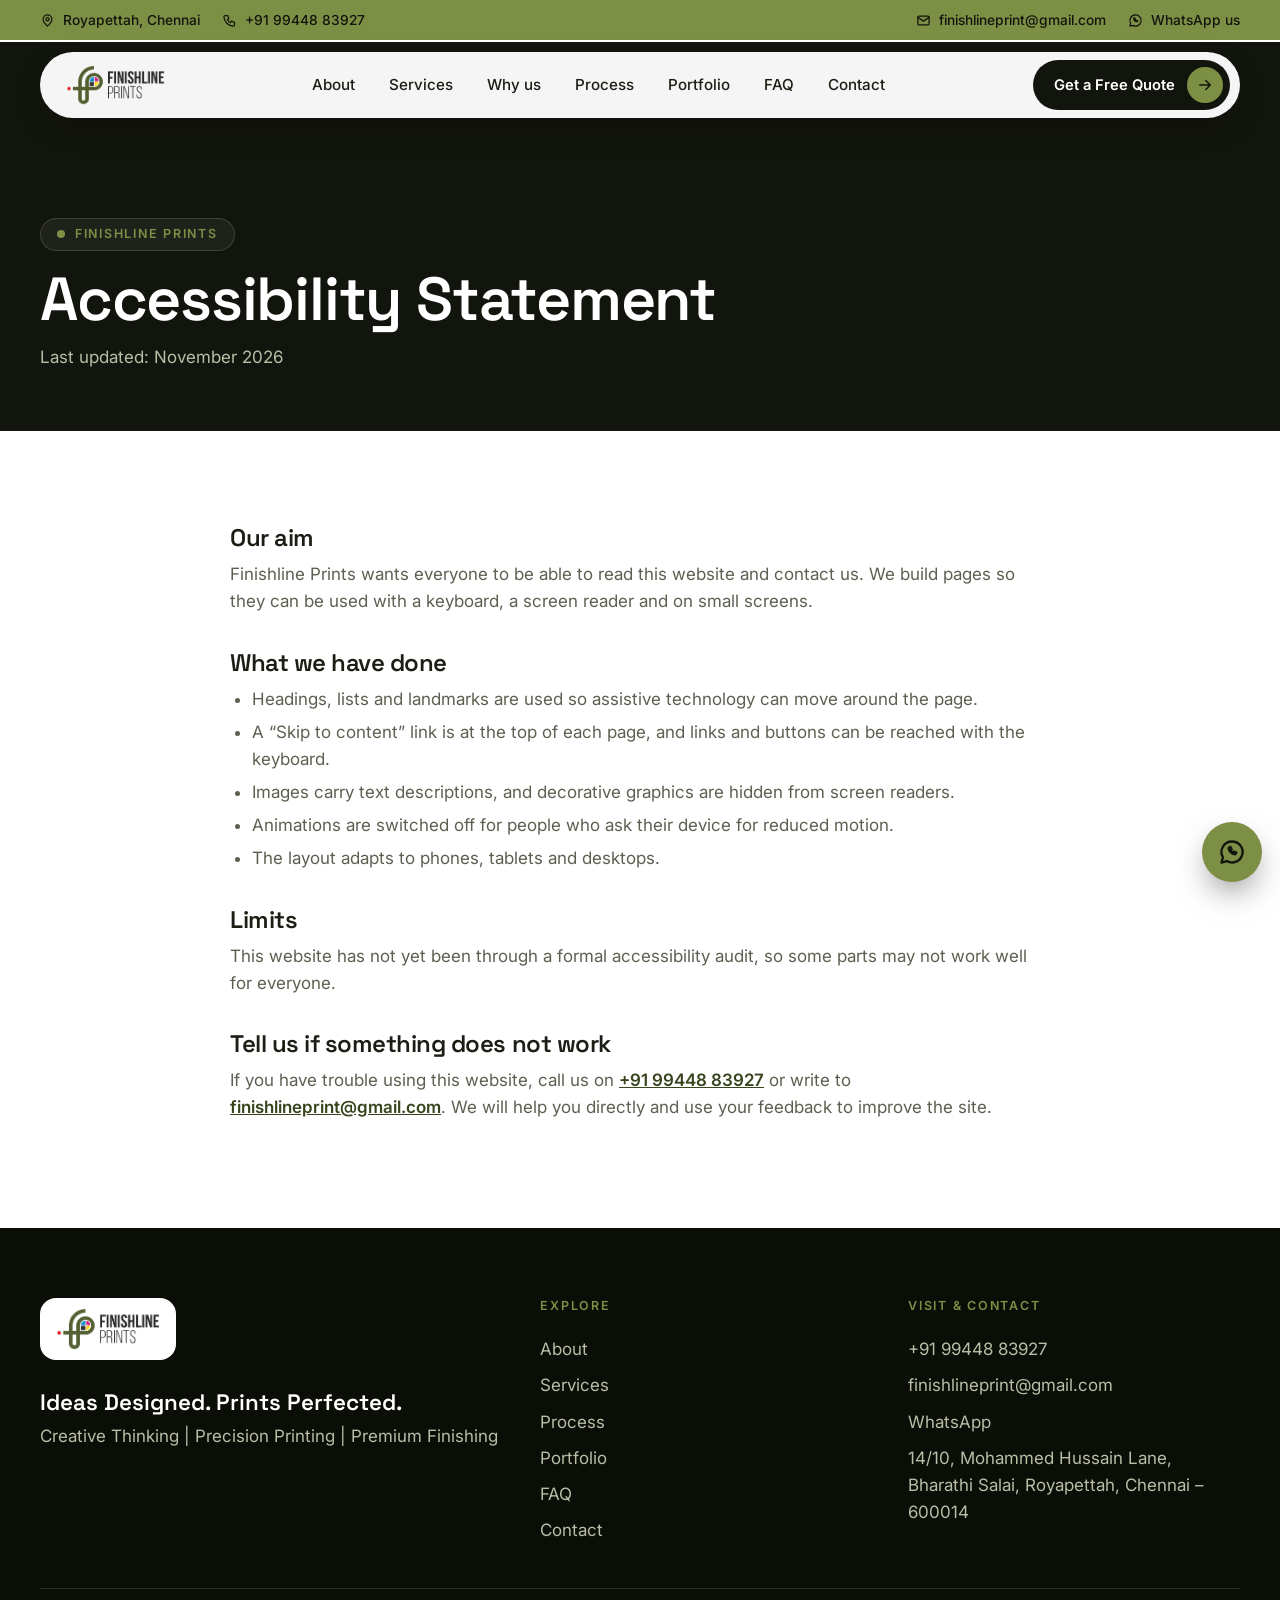
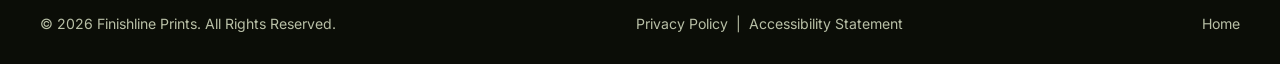
<file: accessibility.html>
<!doctype html>
<html lang="en">
<head>
<meta charset="utf-8">
<meta name="viewport" content="width=device-width, initial-scale=1, viewport-fit=cover">
<title>Accessibility Statement | Finishline Prints</title>
<!-- DRAFT BUILD: remove the noindex line below ONLY when the owner approves launch. -->
<meta name="robots" content="noindex, nofollow">
<meta name="theme-color" content="#12150d">
<link rel="icon" href="/assets/brand/favicon.png" type="image/png">
<link rel="apple-touch-icon" href="/assets/brand/apple-touch-icon.png">
<link rel="preconnect" href="https://fonts.googleapis.com">
<link rel="preconnect" href="https://fonts.gstatic.com" crossorigin>
<link href="https://fonts.googleapis.com/css2?family=Inter:wght@400;500;600&family=Space+Grotesk:wght@500;600;700&display=swap" rel="stylesheet">
<link rel="stylesheet" href="/assets/css/brand.css?v=4">
<link rel="stylesheet" href="/assets/css/studio.css?v=4">
<script>document.documentElement.classList.add('js')</script>
</head>
<body>
<a class="skip" href="#main">Skip to content</a>
<svg width="0" height="0" style="position:absolute" aria-hidden="true" focusable="false"><defs>
<symbol id="i-arrow" viewBox="0 0 24 24"><path d="M5 12h14M13 6l6 6-6 6"/></symbol>
<symbol id="i-check" viewBox="0 0 24 24"><path d="M5 13l4 4L19 7"/></symbol>
<symbol id="i-camera" viewBox="0 0 24 24"><path d="M4 8h3l2-3h6l2 3h3v11H4z"/><circle cx="12" cy="13" r="3.5"/></symbol>
<symbol id="i-pen" viewBox="0 0 24 24"><path d="M4 20l1-5L16 4l4 4L9 19z"/><path d="M14 6l4 4"/></symbol>
<symbol id="i-print" viewBox="0 0 24 24"><path d="M7 9V4h10v5"/><rect x="4" y="9" width="16" height="8" rx="2"/><path d="M7 14h10v6H7z"/></symbol>
<symbol id="i-frame" viewBox="0 0 24 24"><rect x="3" y="4" width="18" height="12" rx="1.5"/><path d="M8 20l4-4 4 4M12 16v4"/></symbol>
<symbol id="i-target" viewBox="0 0 24 24"><circle cx="12" cy="12" r="7"/><path d="M12 2v6M12 16v6M2 12h6M16 12h6"/></symbol>
<symbol id="i-layers" viewBox="0 0 24 24"><path d="M12 3l9 5-9 5-9-5z"/><path d="M3 13l9 5 9-5"/></symbol>
<symbol id="i-phone" viewBox="0 0 24 24"><path d="M5 4h4l2 5-2.5 1.5a11 11 0 0 0 5 5L15 13l5 2v4a2 2 0 0 1-2 2A16 16 0 0 1 3 6a2 2 0 0 1 2-2z"/></symbol>
<symbol id="i-mail" viewBox="0 0 24 24"><rect x="3" y="5" width="18" height="14" rx="2"/><path d="M3 7l9 6 9-6"/></symbol>
<symbol id="i-wa" viewBox="0 0 24 24"><path d="M12 3a9 9 0 0 0-7.8 13.5L3 21l4.6-1.2A9 9 0 1 0 12 3z"/><path d="M9 8.5c.3 2.6 2.9 5.2 5.5 5.5l1.3-1.3-2-1-.9.8a4 4 0 0 1-2-2l.8-.9-1-2z"/></symbol>
<symbol id="i-pin" viewBox="0 0 24 24"><path d="M12 21s7-6.2 7-11a7 7 0 0 0-14 0c0 4.8 7 11 7 11z"/><circle cx="12" cy="10" r="2.5"/></symbol>
<symbol id="i-quote" viewBox="0 0 24 24"><path d="M4 18v-5a6 6 0 0 1 6-6M14 18v-5a6 6 0 0 1 6-6"/></symbol>
<symbol id="i-spark" viewBox="0 0 24 24"><path d="M12 3v18M4.2 7.5l15.6 9M4.2 16.5l15.6-9"/></symbol>
<symbol id="i-reg" viewBox="0 0 100 100"><circle cx="50" cy="50" r="30"/><circle cx="50" cy="50" r="12"/><path d="M50 4v30M50 66v30M4 50h30M66 50h30"/></symbol>
</defs></svg>
<div class="topbar"><div class="container">
<div class="topbar__l"><a href="https://www.google.com/maps/search/?api=1&amp;query=14%2F10+Mohammed+Hussain+Lane+Bharathi+Salai+Royapettah+Chennai+600014" target="_blank" rel="noopener"><svg class="ic" aria-hidden="true"><use href="#i-pin"/></svg> Royapettah, Chennai</a><a href="tel:+919944883927"><svg class="ic" aria-hidden="true"><use href="#i-phone"/></svg> +91 99448 83927</a></div>
<div class="topbar__r"><a href="mailto:finishlineprint@gmail.com"><svg class="ic" aria-hidden="true"><use href="#i-mail"/></svg> finishlineprint@gmail.com</a><a href="https://wa.me/919944883927?text=Hi%20Finishline%20Prints%2C%20I%27d%20like%20to%20discuss%20a%20print%20project." target="_blank" rel="noopener"><svg class="ic" aria-hidden="true"><use href="#i-wa"/></svg> WhatsApp us</a></div>
</div></div>
<header class="nav" id="top"><div class="nav__pill">
<a href="/" class="nav__logo" aria-label="Finishline Prints home"><img src="/assets/brand/logo.png" alt="Finishline Prints" width="99" height="40"></a>
<nav class="nav__links" aria-label="Primary">
<a href="/#about">About</a><a href="/#services">Services</a><a href="/#why">Why us</a><a href="/#process">Process</a><a href="/#portfolio">Portfolio</a><a href="/#faq">FAQ</a><a href="/#contact">Contact</a>
</nav>
<div class="nav__right">
<a href="/#contact" class="btn btn--dark btn--sm">Get a Free Quote <span class="arr"><svg class="ic" aria-hidden="true"><use href="#i-arrow"/></svg></span></a>
<button class="nav__burger" aria-label="Open menu" aria-expanded="false" aria-controls="menu"><span></span><span></span></button>
</div>
</div></header>
<div class="menu" id="menu" hidden>
<nav aria-label="Mobile">
<a href="/#about"><small>01</small>About</a><a href="/#services"><small>02</small>Services</a><a href="/#why"><small>03</small>Why us</a><a href="/#process"><small>04</small>Process</a><a href="/#portfolio"><small>05</small>Portfolio</a><a href="/#faq"><small>06</small>FAQ</a><a href="/#contact"><small>07</small>Contact</a>
</nav>
<div class="menu__foot"><a href="mailto:finishlineprint@gmail.com">finishlineprint@gmail.com</a><a href="tel:+919944883927">+91 99448 83927</a></div>
</div>

<main id="main">
<section class="page-hero"><div class="container"><p class="eyebrow"><i></i> Finishline Prints</p><h1 style="margin-top:16px">Accessibility Statement</h1><p>Last updated: November 2026</p></div></section>
<div class="legal">

    <h2>Our aim</h2>
    <p>Finishline Prints wants everyone to be able to read this website and contact us. We build pages so they can be used with a keyboard, a screen reader and on small screens.</p>

    <h2>What we have done</h2>
    <ul>
      <li>Headings, lists and landmarks are used so assistive technology can move around the page.</li>
      <li>A “Skip to content” link is at the top of each page, and links and buttons can be reached with the keyboard.</li>
      <li>Images carry text descriptions, and decorative graphics are hidden from screen readers.</li>
      <li>Animations are switched off for people who ask their device for reduced motion.</li>
      <li>The layout adapts to phones, tablets and desktops.</li>
    </ul>

    <h2>Limits</h2>
    <p>This website has not yet been through a formal accessibility audit, so some parts may not work well for everyone.</p>

    <h2>Tell us if something does not work</h2>
    <p>If you have trouble using this website, call us on <a href="tel:+919944883927">+91 99448 83927</a> or write to <a href="mailto:finishlineprint@gmail.com">finishlineprint@gmail.com</a>. We will help you directly and use your feedback to improve the site.</p>
  </div>
</main>
<footer class="footer"><div class="container">
<div class="footer__top">
<div class="footer__brand">
<a class="footer__logo" href="/" aria-label="Finishline Prints home"><img src="/assets/brand/logo.png" alt="Finishline Prints" width="104" height="42"></a>
<p class="footer__tag">Ideas Designed. Prints Perfected.</p>
<p>Creative Thinking | Precision Printing | Premium Finishing</p>
</div>
<nav class="footer__col" aria-label="Footer"><h4>Explore</h4>
<a href="/#about">About</a><a href="/#services">Services</a><a href="/#process">Process</a><a href="/#portfolio">Portfolio</a><a href="/#faq">FAQ</a><a href="/#contact">Contact</a></nav>
<div class="footer__col"><h4>Visit &amp; contact</h4>
<a href="tel:+919944883927">+91 99448 83927</a>
<a href="mailto:finishlineprint@gmail.com">finishlineprint@gmail.com</a>
<a href="https://wa.me/919944883927?text=Hi%20Finishline%20Prints%2C%20I%27d%20like%20to%20discuss%20a%20print%20project." target="_blank" rel="noopener">WhatsApp</a>
<span>14/10, Mohammed Hussain Lane, Bharathi Salai, Royapettah, Chennai – 600014</span></div>
</div>
<div class="footer__bottom">
<span>© <span data-year>2026</span> Finishline Prints. All Rights Reserved.</span>
<span><a href="/privacy.html">Privacy Policy</a> &nbsp;|&nbsp; <a href="/accessibility.html">Accessibility Statement</a></span>
<a href="/">Home</a>
</div></div></footer>
<a class="fab" href="https://wa.me/919944883927?text=Hi%20Finishline%20Prints%2C%20I%27d%20like%20to%20discuss%20a%20print%20project." target="_blank" rel="noopener" aria-label="Chat with Finishline Prints on WhatsApp"><svg class="ic" aria-hidden="true"><use href="#i-wa"/></svg></a>
<script src="/assets/js/studio.js?v=4" defer></script>
</body>
</html>
</file>
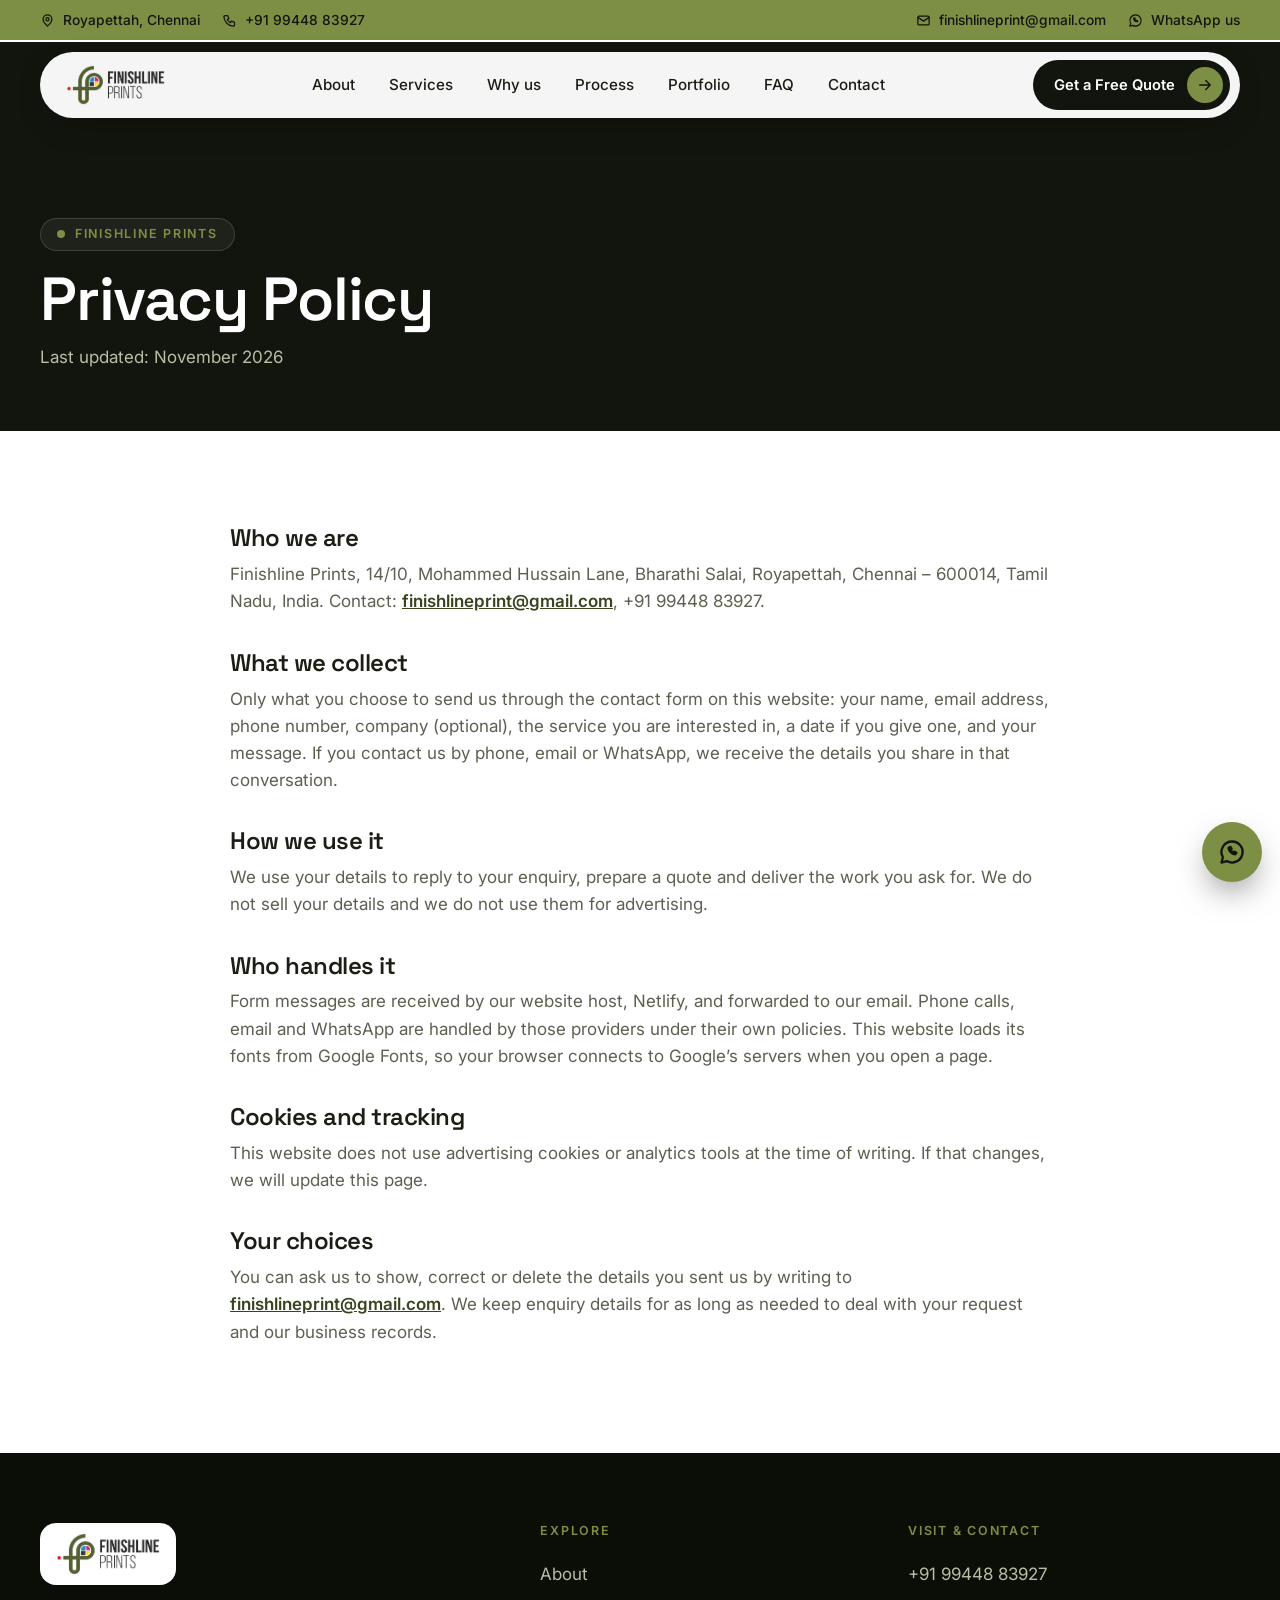
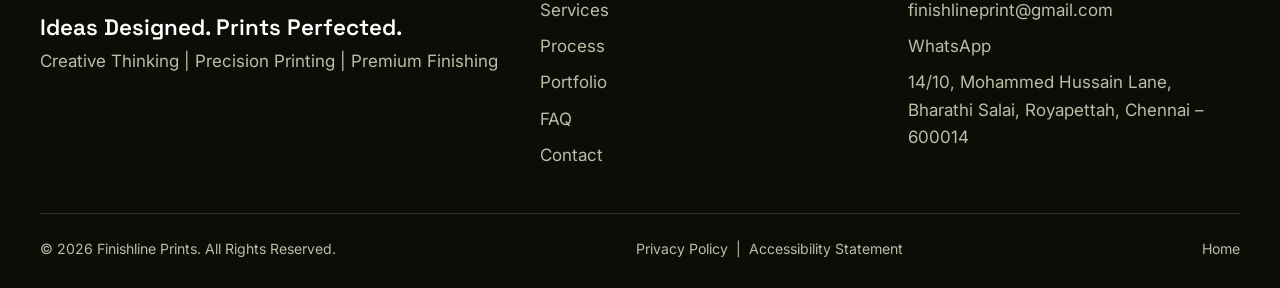
<file: privacy.html>
<!doctype html>
<html lang="en">
<head>
<meta charset="utf-8">
<meta name="viewport" content="width=device-width, initial-scale=1, viewport-fit=cover">
<title>Privacy Policy | Finishline Prints</title>
<!-- DRAFT BUILD: remove the noindex line below ONLY when the owner approves launch. -->
<meta name="robots" content="noindex, nofollow">
<meta name="theme-color" content="#12150d">
<link rel="icon" href="/assets/brand/favicon.png" type="image/png">
<link rel="apple-touch-icon" href="/assets/brand/apple-touch-icon.png">
<link rel="preconnect" href="https://fonts.googleapis.com">
<link rel="preconnect" href="https://fonts.gstatic.com" crossorigin>
<link href="https://fonts.googleapis.com/css2?family=Inter:wght@400;500;600&family=Space+Grotesk:wght@500;600;700&display=swap" rel="stylesheet">
<link rel="stylesheet" href="/assets/css/brand.css?v=4">
<link rel="stylesheet" href="/assets/css/studio.css?v=4">
<script>document.documentElement.classList.add('js')</script>
</head>
<body>
<a class="skip" href="#main">Skip to content</a>
<svg width="0" height="0" style="position:absolute" aria-hidden="true" focusable="false"><defs>
<symbol id="i-arrow" viewBox="0 0 24 24"><path d="M5 12h14M13 6l6 6-6 6"/></symbol>
<symbol id="i-check" viewBox="0 0 24 24"><path d="M5 13l4 4L19 7"/></symbol>
<symbol id="i-camera" viewBox="0 0 24 24"><path d="M4 8h3l2-3h6l2 3h3v11H4z"/><circle cx="12" cy="13" r="3.5"/></symbol>
<symbol id="i-pen" viewBox="0 0 24 24"><path d="M4 20l1-5L16 4l4 4L9 19z"/><path d="M14 6l4 4"/></symbol>
<symbol id="i-print" viewBox="0 0 24 24"><path d="M7 9V4h10v5"/><rect x="4" y="9" width="16" height="8" rx="2"/><path d="M7 14h10v6H7z"/></symbol>
<symbol id="i-frame" viewBox="0 0 24 24"><rect x="3" y="4" width="18" height="12" rx="1.5"/><path d="M8 20l4-4 4 4M12 16v4"/></symbol>
<symbol id="i-target" viewBox="0 0 24 24"><circle cx="12" cy="12" r="7"/><path d="M12 2v6M12 16v6M2 12h6M16 12h6"/></symbol>
<symbol id="i-layers" viewBox="0 0 24 24"><path d="M12 3l9 5-9 5-9-5z"/><path d="M3 13l9 5 9-5"/></symbol>
<symbol id="i-phone" viewBox="0 0 24 24"><path d="M5 4h4l2 5-2.5 1.5a11 11 0 0 0 5 5L15 13l5 2v4a2 2 0 0 1-2 2A16 16 0 0 1 3 6a2 2 0 0 1 2-2z"/></symbol>
<symbol id="i-mail" viewBox="0 0 24 24"><rect x="3" y="5" width="18" height="14" rx="2"/><path d="M3 7l9 6 9-6"/></symbol>
<symbol id="i-wa" viewBox="0 0 24 24"><path d="M12 3a9 9 0 0 0-7.8 13.5L3 21l4.6-1.2A9 9 0 1 0 12 3z"/><path d="M9 8.5c.3 2.6 2.9 5.2 5.5 5.5l1.3-1.3-2-1-.9.8a4 4 0 0 1-2-2l.8-.9-1-2z"/></symbol>
<symbol id="i-pin" viewBox="0 0 24 24"><path d="M12 21s7-6.2 7-11a7 7 0 0 0-14 0c0 4.8 7 11 7 11z"/><circle cx="12" cy="10" r="2.5"/></symbol>
<symbol id="i-quote" viewBox="0 0 24 24"><path d="M4 18v-5a6 6 0 0 1 6-6M14 18v-5a6 6 0 0 1 6-6"/></symbol>
<symbol id="i-spark" viewBox="0 0 24 24"><path d="M12 3v18M4.2 7.5l15.6 9M4.2 16.5l15.6-9"/></symbol>
<symbol id="i-reg" viewBox="0 0 100 100"><circle cx="50" cy="50" r="30"/><circle cx="50" cy="50" r="12"/><path d="M50 4v30M50 66v30M4 50h30M66 50h30"/></symbol>
</defs></svg>
<div class="topbar"><div class="container">
<div class="topbar__l"><a href="https://www.google.com/maps/search/?api=1&amp;query=14%2F10+Mohammed+Hussain+Lane+Bharathi+Salai+Royapettah+Chennai+600014" target="_blank" rel="noopener"><svg class="ic" aria-hidden="true"><use href="#i-pin"/></svg> Royapettah, Chennai</a><a href="tel:+919944883927"><svg class="ic" aria-hidden="true"><use href="#i-phone"/></svg> +91 99448 83927</a></div>
<div class="topbar__r"><a href="mailto:finishlineprint@gmail.com"><svg class="ic" aria-hidden="true"><use href="#i-mail"/></svg> finishlineprint@gmail.com</a><a href="https://wa.me/919944883927?text=Hi%20Finishline%20Prints%2C%20I%27d%20like%20to%20discuss%20a%20print%20project." target="_blank" rel="noopener"><svg class="ic" aria-hidden="true"><use href="#i-wa"/></svg> WhatsApp us</a></div>
</div></div>
<header class="nav" id="top"><div class="nav__pill">
<a href="/" class="nav__logo" aria-label="Finishline Prints home"><img src="/assets/brand/logo.png" alt="Finishline Prints" width="99" height="40"></a>
<nav class="nav__links" aria-label="Primary">
<a href="/#about">About</a><a href="/#services">Services</a><a href="/#why">Why us</a><a href="/#process">Process</a><a href="/#portfolio">Portfolio</a><a href="/#faq">FAQ</a><a href="/#contact">Contact</a>
</nav>
<div class="nav__right">
<a href="/#contact" class="btn btn--dark btn--sm">Get a Free Quote <span class="arr"><svg class="ic" aria-hidden="true"><use href="#i-arrow"/></svg></span></a>
<button class="nav__burger" aria-label="Open menu" aria-expanded="false" aria-controls="menu"><span></span><span></span></button>
</div>
</div></header>
<div class="menu" id="menu" hidden>
<nav aria-label="Mobile">
<a href="/#about"><small>01</small>About</a><a href="/#services"><small>02</small>Services</a><a href="/#why"><small>03</small>Why us</a><a href="/#process"><small>04</small>Process</a><a href="/#portfolio"><small>05</small>Portfolio</a><a href="/#faq"><small>06</small>FAQ</a><a href="/#contact"><small>07</small>Contact</a>
</nav>
<div class="menu__foot"><a href="mailto:finishlineprint@gmail.com">finishlineprint@gmail.com</a><a href="tel:+919944883927">+91 99448 83927</a></div>
</div>

<main id="main">
<section class="page-hero"><div class="container"><p class="eyebrow"><i></i> Finishline Prints</p><h1 style="margin-top:16px">Privacy Policy</h1><p>Last updated: November 2026</p></div></section>
<div class="legal">

    <h2>Who we are</h2>
    <p>Finishline Prints, 14/10, Mohammed Hussain Lane, Bharathi Salai, Royapettah, Chennai – 600014, Tamil Nadu, India. Contact: <a href="mailto:finishlineprint@gmail.com">finishlineprint@gmail.com</a>, +91 99448 83927.</p>

    <h2>What we collect</h2>
    <p>Only what you choose to send us through the contact form on this website: your name, email address, phone number, company (optional), the service you are interested in, a date if you give one, and your message. If you contact us by phone, email or WhatsApp, we receive the details you share in that conversation.</p>

    <h2>How we use it</h2>
    <p>We use your details to reply to your enquiry, prepare a quote and deliver the work you ask for. We do not sell your details and we do not use them for advertising.</p>

    <h2>Who handles it</h2>
    <p>Form messages are received by our website host, Netlify, and forwarded to our email. Phone calls, email and WhatsApp are handled by those providers under their own policies. This website loads its fonts from Google Fonts, so your browser connects to Google’s servers when you open a page.</p>

    <h2>Cookies and tracking</h2>
    <p>This website does not use advertising cookies or analytics tools at the time of writing. If that changes, we will update this page.</p>

    <h2>Your choices</h2>
    <p>You can ask us to show, correct or delete the details you sent us by writing to <a href="mailto:finishlineprint@gmail.com">finishlineprint@gmail.com</a>. We keep enquiry details for as long as needed to deal with your request and our business records.</p>
  </div>
</main>
<footer class="footer"><div class="container">
<div class="footer__top">
<div class="footer__brand">
<a class="footer__logo" href="/" aria-label="Finishline Prints home"><img src="/assets/brand/logo.png" alt="Finishline Prints" width="104" height="42"></a>
<p class="footer__tag">Ideas Designed. Prints Perfected.</p>
<p>Creative Thinking | Precision Printing | Premium Finishing</p>
</div>
<nav class="footer__col" aria-label="Footer"><h4>Explore</h4>
<a href="/#about">About</a><a href="/#services">Services</a><a href="/#process">Process</a><a href="/#portfolio">Portfolio</a><a href="/#faq">FAQ</a><a href="/#contact">Contact</a></nav>
<div class="footer__col"><h4>Visit &amp; contact</h4>
<a href="tel:+919944883927">+91 99448 83927</a>
<a href="mailto:finishlineprint@gmail.com">finishlineprint@gmail.com</a>
<a href="https://wa.me/919944883927?text=Hi%20Finishline%20Prints%2C%20I%27d%20like%20to%20discuss%20a%20print%20project." target="_blank" rel="noopener">WhatsApp</a>
<span>14/10, Mohammed Hussain Lane, Bharathi Salai, Royapettah, Chennai – 600014</span></div>
</div>
<div class="footer__bottom">
<span>© <span data-year>2026</span> Finishline Prints. All Rights Reserved.</span>
<span><a href="/privacy.html">Privacy Policy</a> &nbsp;|&nbsp; <a href="/accessibility.html">Accessibility Statement</a></span>
<a href="/">Home</a>
</div></div></footer>
<a class="fab" href="https://wa.me/919944883927?text=Hi%20Finishline%20Prints%2C%20I%27d%20like%20to%20discuss%20a%20print%20project." target="_blank" rel="noopener" aria-label="Chat with Finishline Prints on WhatsApp"><svg class="ic" aria-hidden="true"><use href="#i-wa"/></svg></a>
<script src="/assets/js/studio.js?v=4" defer></script>
</body>
</html>
</file>
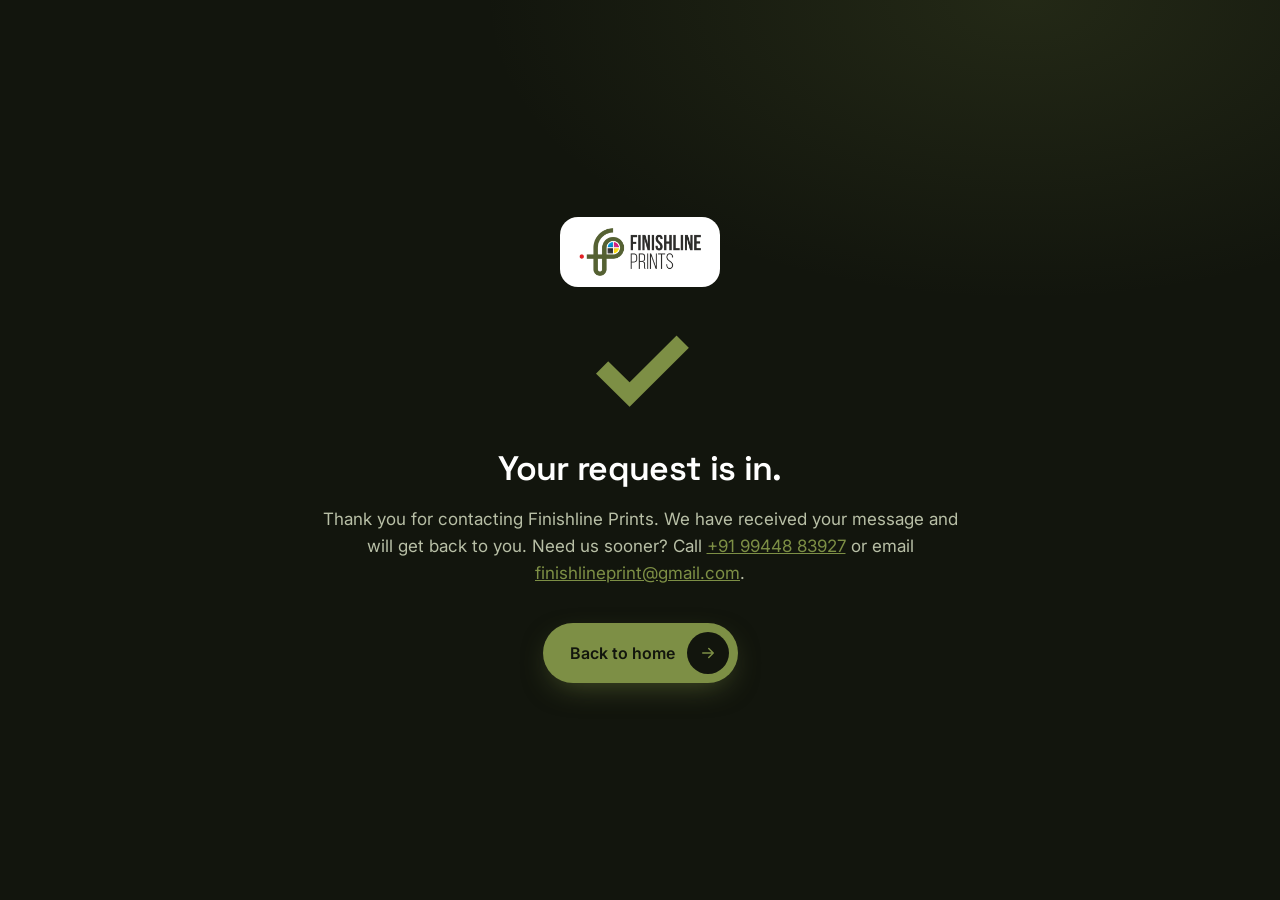
<file: thank-you.html>
<!doctype html>
<html lang="en">
<head>
<meta charset="utf-8">
<meta name="viewport" content="width=device-width, initial-scale=1, viewport-fit=cover">
<title>Thank you | Finishline Prints</title>
<!-- DRAFT BUILD: remove the noindex line below ONLY when the owner approves launch. -->
<meta name="robots" content="noindex, nofollow">
<meta name="theme-color" content="#12150d">
<link rel="icon" href="/assets/brand/favicon.png" type="image/png">
<link rel="apple-touch-icon" href="/assets/brand/apple-touch-icon.png">
<link rel="preconnect" href="https://fonts.googleapis.com">
<link rel="preconnect" href="https://fonts.gstatic.com" crossorigin>
<link href="https://fonts.googleapis.com/css2?family=Inter:wght@400;500;600&family=Space+Grotesk:wght@500;600;700&display=swap" rel="stylesheet">
<link rel="stylesheet" href="/assets/css/brand.css?v=4">
<link rel="stylesheet" href="/assets/css/studio.css?v=4">
<script>document.documentElement.classList.add('js')</script>
</head>
<body>
<main class="solo" id="main"><div class="solo__in">
<a class="solo__logo" href="/" aria-label="Finishline Prints home"><img src="/assets/brand/logo.png" alt="Finishline Prints" width="124" height="50"></a>
<span class="solo__big">✓</span>
<h1>Your request is in.</h1>
<p>Thank you for contacting Finishline Prints. We have received your message and will get back to you. Need us sooner? Call <a href="tel:+919944883927">+91 99448 83927</a> or email <a href="mailto:finishlineprint@gmail.com">finishlineprint@gmail.com</a>.</p>
<a href="/" class="btn btn--lime">Back to home <span class="arr"><svg class="ic" aria-hidden="true"><use href="#i-arrow"/></svg></span></a>
</div></main>
<svg width="0" height="0" style="position:absolute" aria-hidden="true" focusable="false"><defs>
<symbol id="i-arrow" viewBox="0 0 24 24"><path d="M5 12h14M13 6l6 6-6 6"/></symbol>
<symbol id="i-check" viewBox="0 0 24 24"><path d="M5 13l4 4L19 7"/></symbol>
<symbol id="i-camera" viewBox="0 0 24 24"><path d="M4 8h3l2-3h6l2 3h3v11H4z"/><circle cx="12" cy="13" r="3.5"/></symbol>
<symbol id="i-pen" viewBox="0 0 24 24"><path d="M4 20l1-5L16 4l4 4L9 19z"/><path d="M14 6l4 4"/></symbol>
<symbol id="i-print" viewBox="0 0 24 24"><path d="M7 9V4h10v5"/><rect x="4" y="9" width="16" height="8" rx="2"/><path d="M7 14h10v6H7z"/></symbol>
<symbol id="i-frame" viewBox="0 0 24 24"><rect x="3" y="4" width="18" height="12" rx="1.5"/><path d="M8 20l4-4 4 4M12 16v4"/></symbol>
<symbol id="i-target" viewBox="0 0 24 24"><circle cx="12" cy="12" r="7"/><path d="M12 2v6M12 16v6M2 12h6M16 12h6"/></symbol>
<symbol id="i-layers" viewBox="0 0 24 24"><path d="M12 3l9 5-9 5-9-5z"/><path d="M3 13l9 5 9-5"/></symbol>
<symbol id="i-phone" viewBox="0 0 24 24"><path d="M5 4h4l2 5-2.5 1.5a11 11 0 0 0 5 5L15 13l5 2v4a2 2 0 0 1-2 2A16 16 0 0 1 3 6a2 2 0 0 1 2-2z"/></symbol>
<symbol id="i-mail" viewBox="0 0 24 24"><rect x="3" y="5" width="18" height="14" rx="2"/><path d="M3 7l9 6 9-6"/></symbol>
<symbol id="i-wa" viewBox="0 0 24 24"><path d="M12 3a9 9 0 0 0-7.8 13.5L3 21l4.6-1.2A9 9 0 1 0 12 3z"/><path d="M9 8.5c.3 2.6 2.9 5.2 5.5 5.5l1.3-1.3-2-1-.9.8a4 4 0 0 1-2-2l.8-.9-1-2z"/></symbol>
<symbol id="i-pin" viewBox="0 0 24 24"><path d="M12 21s7-6.2 7-11a7 7 0 0 0-14 0c0 4.8 7 11 7 11z"/><circle cx="12" cy="10" r="2.5"/></symbol>
<symbol id="i-quote" viewBox="0 0 24 24"><path d="M4 18v-5a6 6 0 0 1 6-6M14 18v-5a6 6 0 0 1 6-6"/></symbol>
<symbol id="i-spark" viewBox="0 0 24 24"><path d="M12 3v18M4.2 7.5l15.6 9M4.2 16.5l15.6-9"/></symbol>
<symbol id="i-reg" viewBox="0 0 100 100"><circle cx="50" cy="50" r="30"/><circle cx="50" cy="50" r="12"/><path d="M50 4v30M50 66v30M4 50h30M66 50h30"/></symbol>
</defs></svg><script src="/assets/js/studio.js?v=4" defer></script>
</body>
</html>
</file>
<file: assets/css/brand.css>
/* =========================================================
   BRAND TOKENS: the ONLY place client colours and fonts live.
   Finishline Prints: olive and red from the logo, CMYK mark colours,
   plus a brighter olive accent (a lighter tone of the logo olive, replacing the earlier lime)
   used for buttons, highlights and the marquee strip.
   ========================================================= */
:root {
  /* dark surfaces (deep olive-black, warm like the logo wordmark) */
  --ink: #12150d;
  --ink-2: #1a1e13;
  --ink-3: #242a1a;

  /* accent: bright logo olive (buttons, pills, highlights); token names keep "lime" so studio.css needs no renames */
  --lime: #7d8f45;
  --lime-2: #6a7b38;
  --lime-soft: #e3e8cf;

  /* light surfaces */
  --paper: #ffffff;
  --cream: #f6f7ee;
  --cream-2: #eceedd;

  /* brand colours from the logo */
  --olive: #546030;
  --olive-d: #38441e;
  --red: #e31e25;

  /* CMYK mark (small details only) */
  --c: #0393da;
  --m: #d71882;
  --y: #fee00c;
  --k: #333230;

  --text: #1b1e14;
  --muted: #5c6050;
  --muted-d: #b8bfa6;
  --line: rgba(27, 30, 20, .12);
  --line-d: rgba(255, 255, 255, .14);

  --f-display: "Space Grotesk", "Inter", system-ui, -apple-system, "Segoe UI", sans-serif;
  --f-body: "Inter", system-ui, -apple-system, "Segoe UI", sans-serif;
}
</file>
<file: assets/css/studio.css>
/* Finishline Prints: print-studio design system.
   Colours and fonts come from brand.css only. Sections alternate dark / light. */
*,*::before,*::after{box-sizing:border-box}
html{scroll-behavior:smooth;-webkit-text-size-adjust:100%}
body{margin:0;font-family:var(--f-body);color:var(--text);background:var(--paper);line-height:1.6;font-size:17px;overflow-x:hidden;-webkit-font-smoothing:antialiased}
img,svg{max-width:100%;display:block}
a{color:inherit}
h1,h2,h3,h4{font-family:var(--f-display);line-height:1.08;margin:0;letter-spacing:-.02em;font-weight:600}
p{margin:0 0 1em}
ul,ol{margin:0;padding:0;list-style:none}
:focus-visible{outline:3px solid var(--lime);outline-offset:3px;border-radius:6px}
.light :focus-visible,.nav :focus-visible{outline-color:var(--olive)}
.skip{position:absolute;left:-999px;top:8px;background:var(--lime);color:var(--ink);padding:10px 16px;border-radius:999px;z-index:200;font-weight:600}
.skip:focus{left:12px}
.visually-hidden{position:absolute!important;width:1px;height:1px;overflow:hidden;clip:rect(0 0 0 0);white-space:nowrap}
.container{width:min(1200px,100% - 40px);margin-inline:auto}
.sec{padding:clamp(64px,9vw,120px) 0;position:relative}
.dark{background:var(--ink);color:#fff}
.dark .muted{color:var(--muted-d)}
.light{background:var(--paper)}
.cream{background:var(--cream)}
.muted{color:var(--muted)}

/* ---------- type ---------- */
.eyebrow{display:inline-flex;align-items:center;gap:10px;font:600 .78rem/1 var(--f-body);letter-spacing:.14em;text-transform:uppercase;padding:9px 16px;border-radius:999px;border:1px solid var(--line);background:rgba(255,255,255,.7);color:var(--olive-d)}
.dark .eyebrow{border-color:var(--line-d);background:rgba(255,255,255,.06);color:var(--lime)}
.eyebrow i{width:8px;height:8px;border-radius:50%;background:var(--olive);display:inline-block}
.dark .eyebrow i{background:var(--lime)}
.h2{font-size:clamp(2rem,4.4vw,3.4rem)}
.h2 em,.h1 em{font-style:normal;background:var(--lime);color:var(--ink);padding:0 .22em;border-radius:999px;display:inline-block;line-height:1.12;margin:.04em 0}
.light .h2 em,.cream .h2 em{background:var(--olive);color:#fff}
.lead{font-size:clamp(1.05rem,1.4vw,1.2rem);color:var(--muted);max-width:60ch}
.dark .lead{color:var(--muted-d)}
.head{display:grid;gap:18px;margin-bottom:clamp(36px,5vw,60px);max-width:780px}
.head--center{margin-inline:auto;text-align:center;justify-items:center}

/* ---------- buttons ---------- */
.btn{display:inline-flex;align-items:center;gap:12px;font:600 1rem/1 var(--f-body);text-decoration:none;border-radius:999px;padding:8px 8px 8px 26px;border:1.5px solid transparent;cursor:pointer;transition:transform .2s,box-shadow .2s,background .2s;white-space:nowrap}
.btn .arr{display:grid;place-items:center;width:42px;height:42px;border-radius:50%;background:var(--ink);color:var(--lime);transition:transform .25s}
.btn .arr svg{width:18px;height:18px}
.btn:hover .arr{transform:translateX(3px) rotate(-8deg)}
.btn--lime{background:var(--lime);color:var(--ink);box-shadow:0 10px 30px -10px rgba(125,143,69,.55)}
.btn--lime:hover{background:var(--lime-2);transform:translateY(-2px)}
.btn--ghost{border-color:var(--line-d);color:#fff;background:rgba(255,255,255,.04);padding:8px 26px}
.btn--ghost:hover{background:rgba(255,255,255,.12)}
.btn--dark{background:var(--ink);color:#fff}
.btn--dark .arr{background:var(--lime);color:var(--ink)}
.btn--dark:hover{background:var(--ink-3)}
.btn--outline{border-color:var(--ink);color:var(--ink);padding:8px 26px}
.btn--outline:hover{background:var(--ink);color:#fff}
.btn--sm{padding:6px 6px 6px 20px;font-size:.92rem}
.btn--sm .arr{width:36px;height:36px}
.btn--block{width:100%;justify-content:space-between}

/* ---------- top bar + nav ---------- */
.topbar{background:var(--lime);color:var(--ink);font-size:.86rem;font-weight:500}
.topbar .container{display:flex;justify-content:space-between;gap:20px;padding:9px 0;flex-wrap:wrap}
.topbar a{text-decoration:none;display:inline-flex;align-items:center;gap:8px}
.topbar a:hover{text-decoration:underline}
.topbar svg{width:15px;height:15px}
.topbar__l,.topbar__r{display:flex;gap:22px;flex-wrap:wrap;align-items:center}
.nav{position:sticky;top:0;z-index:90;padding:12px 0;pointer-events:none}
.nav__pill{pointer-events:auto;width:min(1200px,100% - 24px);margin:0 auto;background:rgba(255,255,255,.96);backdrop-filter:blur(12px);border-radius:999px;display:flex;align-items:center;justify-content:space-between;gap:18px;padding:8px 10px 8px 26px;box-shadow:0 10px 40px -18px rgba(0,0,0,.45);transition:box-shadow .3s}
.nav.is-scrolled .nav__pill{box-shadow:0 14px 44px -14px rgba(0,0,0,.55)}
.nav__logo img{height:40px;width:auto}
.nav__links{display:flex;gap:6px;align-items:center}
.nav__links a{text-decoration:none;font-weight:500;font-size:.95rem;padding:10px 14px;border-radius:999px;color:var(--text);transition:background .2s}
.nav__links a:hover{background:var(--cream)}
.nav__right{display:flex;align-items:center;gap:10px}
.nav__burger{display:none;width:46px;height:46px;border:0;border-radius:50%;background:var(--ink);cursor:pointer;position:relative}
.nav__burger span{position:absolute;left:13px;right:13px;height:2px;background:var(--lime);border-radius:2px;transition:transform .3s,top .3s}
.nav__burger span:nth-child(1){top:19px}.nav__burger span:nth-child(2){top:25px}
.nav__burger[aria-expanded="true"] span:nth-child(1){top:22px;transform:rotate(45deg)}
.nav__burger[aria-expanded="true"] span:nth-child(2){top:22px;transform:rotate(-45deg)}
.menu{position:fixed;inset:0;z-index:80;background:var(--ink);color:#fff;display:flex;flex-direction:column;justify-content:center;gap:28px;padding:110px 28px 40px;opacity:0;transform:translateY(-12px);transition:opacity .35s,transform .35s}
.menu.is-open{opacity:1;transform:none}
.menu nav{display:grid;gap:4px}
.menu nav a{font:600 clamp(2rem,9vw,3rem)/1.15 var(--f-display);text-decoration:none;display:flex;align-items:baseline;gap:14px;padding:6px 0}
.menu nav a small{font:500 .8rem var(--f-body);color:var(--lime);letter-spacing:.12em}
.menu__foot{display:grid;gap:6px;color:var(--muted-d)}
.menu__foot a{color:var(--lime);text-decoration:none;font-weight:600}

/* ---------- placeholders (swap for real photos: see IMAGES.md) ---------- */
.ph{position:relative;margin:0;overflow:hidden;border-radius:28px;isolation:isolate;background:linear-gradient(135deg,var(--ph1,#2b3320),var(--ph2,#12150d));min-height:180px;aspect-ratio:var(--ar,4/3);display:block}
.ph::before{content:"";position:absolute;inset:0;z-index:-1;background:
  radial-gradient(circle at 80% 18%,rgba(125,143,69,.28),transparent 46%),
  repeating-linear-gradient(135deg,rgba(255,255,255,.045) 0 2px,transparent 2px 14px)}
.ph::after{content:"";position:absolute;inset:14px;border-radius:18px;pointer-events:none;background:
  linear-gradient(#fff,#fff) left top/16px 1.5px no-repeat,linear-gradient(#fff,#fff) left top/1.5px 16px no-repeat,
  linear-gradient(#fff,#fff) right top/16px 1.5px no-repeat,linear-gradient(#fff,#fff) right top/1.5px 16px no-repeat,
  linear-gradient(#fff,#fff) left bottom/16px 1.5px no-repeat,linear-gradient(#fff,#fff) left bottom/1.5px 16px no-repeat,
  linear-gradient(#fff,#fff) right bottom/16px 1.5px no-repeat,linear-gradient(#fff,#fff) right bottom/1.5px 16px no-repeat;opacity:.45}
.ph__ico{position:absolute;left:50%;top:44%;transform:translate(-50%,-50%);width:54px;height:54px;border-radius:50%;display:grid;place-items:center;background:rgba(255,255,255,.12);color:var(--lime);border:1px solid rgba(255,255,255,.2)}
.ph__ico svg{width:24px;height:24px}
.ph__label{position:absolute;left:50%;bottom:16px;transform:translateX(-50%);max-width:calc(100% - 28px);text-align:center;font:600 .7rem/1.25 var(--f-body);letter-spacing:.1em;text-transform:uppercase;color:#fff;background:rgba(0,0,0,.42);backdrop-filter:blur(6px);padding:8px 14px;border-radius:999px;white-space:normal}
.ph img{position:absolute;inset:0;width:100%;height:100%;object-fit:cover;z-index:1}
.ph:has(>img)::before,.ph:has(>img)::after,.ph:has(>img) .ph__ico,.ph:has(>img) .ph__label{display:none}
.ph--lime{--ph1:#7d8f45;--ph2:#5f6f30}
.ph--lime::before{background:radial-gradient(circle at 20% 20%,rgba(255,255,255,.5),transparent 50%),repeating-linear-gradient(135deg,rgba(0,0,0,.06) 0 2px,transparent 2px 14px)}
.ph--lime .ph__ico{background:rgba(18,21,13,.12);color:var(--ink);border-color:rgba(18,21,13,.25)}
.ph--lime .ph__label{background:rgba(18,21,13,.7)}
.ph--olive{--ph1:#546030;--ph2:#262c15}
.ph--cream{--ph1:#eceedd;--ph2:#d6dcb8}
.ph--cream::before{background:radial-gradient(circle at 80% 20%,rgba(84,96,48,.18),transparent 50%),repeating-linear-gradient(135deg,rgba(0,0,0,.04) 0 2px,transparent 2px 14px)}
.ph--cream::after{background:
  linear-gradient(#262522,#262522) left top/16px 1.5px no-repeat,linear-gradient(#262522,#262522) left top/1.5px 16px no-repeat,
  linear-gradient(#262522,#262522) right top/16px 1.5px no-repeat,linear-gradient(#262522,#262522) right top/1.5px 16px no-repeat,
  linear-gradient(#262522,#262522) left bottom/16px 1.5px no-repeat,linear-gradient(#262522,#262522) left bottom/1.5px 16px no-repeat,
  linear-gradient(#262522,#262522) right bottom/16px 1.5px no-repeat,linear-gradient(#262522,#262522) right bottom/1.5px 16px no-repeat}
.ph--cream .ph__ico{background:rgba(84,96,48,.14);color:var(--olive-d);border-color:rgba(84,96,48,.3)}
.ph--cream .ph__label{background:rgba(38,37,34,.78)}
.ph--cyan{--ph1:#0b6fa0;--ph2:#0c3347}
.ph--magenta{--ph1:#a3125f;--ph2:#3a0b26}
.ph--yellow{--ph1:#d9bc08;--ph2:#6d5e04}
.ph--wide{--ar:16/9}.ph--tall{--ar:4/5}.ph--sq{--ar:1/1}.ph--land{--ar:3/2}.ph--pano{--ar:21/9}

/* ---------- hero ---------- */
.hero{background:radial-gradient(1200px 600px at 85% 0%,rgba(125,143,69,.14),transparent 60%),radial-gradient(800px 500px at 0% 100%,rgba(84,96,48,.5),transparent 60%),var(--ink);color:#fff;margin-top:-88px;padding:164px 0 clamp(60px,8vw,110px);overflow:hidden;position:relative}
.hero::before{content:"";position:absolute;inset:0;background:repeating-linear-gradient(90deg,rgba(255,255,255,.025) 0 1px,transparent 1px 120px);pointer-events:none}
.hero__grid{display:grid;grid-template-columns:1.05fr .95fr;gap:clamp(28px,5vw,70px);align-items:center;position:relative}
.hero__badge{display:inline-flex;align-items:center;gap:10px;padding:8px 16px;border-radius:999px;background:rgba(255,255,255,.08);border:1px solid var(--line-d);font-size:.85rem;font-weight:500}
.hero__badge b{display:inline-flex;gap:3px}
.hero__badge b i{width:10px;height:10px;border-radius:50%;display:block}
.hero__badge b i:nth-child(1){background:var(--c)}.hero__badge b i:nth-child(2){background:var(--m)}.hero__badge b i:nth-child(3){background:var(--y)}.hero__badge b i:nth-child(4){background:#fff}
.h1{font-size:clamp(2.6rem,5.4vw,4.8rem);letter-spacing:-.035em;margin:22px 0 20px}
.hero__kicker{font:600 1.15rem var(--f-display);color:var(--lime);margin-bottom:12px}
.hero__sub{color:var(--muted-d);max-width:56ch;font-size:1.08rem}
.hero__cta{display:flex;flex-wrap:wrap;gap:14px;margin:30px 0 34px}
.hero__facts{display:flex;flex-wrap:wrap;gap:12px 26px;color:var(--muted-d);font-size:.92rem}
.hero__facts li{display:inline-flex;align-items:center;gap:8px}
.hero__facts svg{width:18px;height:18px;color:var(--lime)}
.hero__art{position:relative;padding:0 0 40px 30px}
.hero__art .ph{border-radius:36px}
.hero__art .ph--main{--ar:4/5}
.hero__art .ph--small{position:absolute;width:44%;right:-4%;bottom:0;--ar:1/1;border:6px solid var(--ink);border-radius:30px;box-shadow:0 20px 50px -20px #000;min-height:0}
.float{position:absolute;background:#fff;color:var(--ink);border-radius:20px;padding:14px 18px;box-shadow:0 22px 50px -18px rgba(0,0,0,.6);display:flex;align-items:center;gap:12px;font-weight:600;font-size:.9rem;animation:bob 6s ease-in-out infinite}
.float small{display:block;font-weight:500;color:var(--muted);font-size:.76rem}
.float--a{left:0;top:12%}
.float--b{left:6%;bottom:10%;animation-delay:-3s}
.sw{display:flex;gap:4px}.sw i{width:14px;height:34px;border-radius:5px;display:block}
.sw i:nth-child(1){background:var(--c)}.sw i:nth-child(2){background:var(--m)}.sw i:nth-child(3){background:var(--y)}.sw i:nth-child(4){background:var(--k)}
.tick{width:34px;height:34px;border-radius:50%;background:var(--lime);display:grid;place-items:center}.tick svg{width:18px;height:18px}
.spin{position:absolute;right:-2%;top:-4%;width:118px;height:118px;border-radius:50%;background:var(--lime);display:grid;place-items:center;color:var(--ink);box-shadow:0 18px 40px -16px rgba(0,0,0,.6)}
.spin svg.ring{position:absolute;inset:0;width:100%;height:100%;animation:rot 18s linear infinite}
.spin svg.ring text{font:600 10.5px var(--f-body);letter-spacing:.22em;fill:var(--ink);text-transform:uppercase}
.spin .mid{width:46px;height:46px;border-radius:50%;background:var(--ink);color:var(--lime);display:grid;place-items:center;position:relative}
.spin .mid svg{width:20px;height:20px}
@keyframes rot{to{transform:rotate(360deg)}}
@keyframes bob{50%{transform:translateY(-10px)}}

/* ---------- marquee ---------- */
.marquee{background:var(--lime);color:var(--ink);overflow:hidden;border-block:1px solid rgba(0,0,0,.12)}
.marquee__track{display:flex;width:max-content;animation:slide 32s linear infinite}
.marquee:hover .marquee__track{animation-play-state:paused}
.marquee__set{display:flex;align-items:center;gap:34px;padding:18px 17px;flex-shrink:0}
.marquee__set span{font:600 1rem var(--f-display);white-space:nowrap}
.marquee__set svg{width:20px;height:20px;flex-shrink:0}
@keyframes slide{to{transform:translateX(-50%)}}

/* ---------- about ---------- */
.about{display:grid;grid-template-columns:1fr 1fr;gap:clamp(30px,6vw,90px);align-items:center}
.about__media{display:grid;grid-template-columns:1.1fr .9fr;gap:16px;align-items:end}
.about__media .ph:nth-child(1){--ar:3/4}
.about__media .ph:nth-child(2){--ar:1/1}
.about__copy p{color:var(--muted);font-size:1.06rem}
.about__copy p:first-of-type{font:600 1.25rem/1.4 var(--f-display);color:var(--text)}
.trio{display:flex;flex-wrap:wrap;gap:10px;margin:22px 0 28px}
.trio span{display:inline-flex;align-items:center;gap:10px;padding:10px 18px;border-radius:999px;background:var(--cream);font-weight:600;font-size:.95rem;border:1px solid var(--line)}
.trio span i{width:12px;height:12px;border-radius:50%}
.trio span:nth-child(1) i{background:var(--c)}.trio span:nth-child(2) i{background:var(--m)}.trio span:nth-child(3) i{background:var(--y)}
.promise{background:var(--ink);color:#fff;border-radius:26px;padding:26px 28px;margin-top:8px;position:relative;overflow:hidden}
.promise h3{color:var(--lime);font-size:1.2rem;margin-bottom:8px}
.promise p{color:#fff!important;margin:0;font-size:1.08rem!important;font-family:var(--f-display)!important;font-weight:500!important}

/* ---------- services ---------- */
.cards{display:grid;grid-template-columns:repeat(3,1fr);gap:22px}
.card{border-radius:30px;padding:16px 16px 28px;display:flex;flex-direction:column;gap:14px;background:var(--paper);border:1px solid var(--line);transition:transform .3s,box-shadow .3s;position:relative}
.card:hover{transform:translateY(-6px);box-shadow:0 30px 60px -30px rgba(18,21,13,.4)}
.card .ph{border-radius:20px;--ar:16/10;min-height:0}
.card__body{padding:6px 12px 0;display:flex;flex-direction:column;gap:10px;flex:1}
.card__top{display:flex;align-items:center;justify-content:space-between}
.card__ico{width:52px;height:52px;border-radius:16px;background:var(--lime);color:var(--ink);display:grid;place-items:center}
.card__ico svg{width:26px;height:26px}
.card__no{font:600 .9rem var(--f-display);color:var(--muted)}
.card h3{font-size:1.55rem}
.card__tag{font-weight:600;color:var(--olive-d);margin:0}
.card__desc{color:var(--muted);margin:0;font-size:.98rem}
.card ul{display:grid;gap:7px;margin-top:6px;font-size:.95rem}
.card li{display:flex;gap:10px;align-items:flex-start}
.card li svg{width:18px;height:18px;margin-top:3px;flex-shrink:0;color:var(--olive)}
.card--lime{background:var(--lime);border-color:transparent}
.card--lime .card__ico{background:var(--ink);color:var(--lime)}
.card--lime .card__tag{color:var(--ink)}.card--lime .card__desc,.card--lime .card__no{color:rgba(18,21,13,.72)}
.card--lime li svg{color:var(--ink)}
.card--dark{background:var(--ink);color:#fff;border-color:transparent}
.card--dark .card__tag{color:var(--lime)}.card--dark .card__desc,.card--dark .card__no{color:var(--muted-d)}
.card--dark li svg{color:var(--lime)}
.card--cta{justify-content:space-between;padding:34px 30px;background:var(--olive);color:#fff;border-color:transparent;overflow:hidden}
.card--cta h3{font-size:clamp(1.8rem,2.6vw,2.3rem)}
.card--cta p{color:#e3ebc8;margin:14px 0 24px}
.card--cta::after{content:"";position:absolute;right:-60px;bottom:-60px;width:220px;height:220px;border-radius:50%;background:rgba(125,143,69,.2)}

/* ---------- why ---------- */
.why{display:grid;grid-template-columns:.9fr 1.1fr;gap:clamp(28px,5vw,80px);align-items:start}
.why__media{position:sticky;top:110px}
.why__media .ph{--ar:4/5;margin-top:30px}
.why__grid{display:grid;grid-template-columns:1fr 1fr;gap:18px}
.why__item{background:var(--ink-2);border:1px solid var(--line-d);border-radius:26px;padding:26px;transition:transform .3s,border-color .3s}
.why__item:hover{transform:translateY(-4px);border-color:var(--lime)}
.why__item b{display:block;font:600 2.6rem/1 var(--f-display);color:var(--lime);margin-bottom:14px}
.why__item h3{font-size:1.3rem;margin-bottom:8px}
.why__item p{margin:0;color:var(--muted-d);font-size:.97rem}

/* ---------- process ---------- */
.steps{display:grid;grid-template-columns:repeat(5,1fr);gap:20px;position:relative;counter-reset:s}
.steps::before{content:"";position:absolute;left:8%;right:8%;top:34px;height:3px;background:linear-gradient(90deg,var(--c),var(--m),var(--y),var(--k),var(--olive));border-radius:3px;opacity:.55}
.step{position:relative;text-align:center;display:grid;justify-items:center;gap:12px}
.step__n{width:68px;height:68px;border-radius:50%;display:grid;place-items:center;font:700 1.35rem var(--f-display);color:#fff;border:5px solid var(--paper);position:relative;z-index:1;box-shadow:0 12px 24px -12px rgba(0,0,0,.5)}
.step:nth-child(1) .step__n{background:var(--c)}.step:nth-child(2) .step__n{background:var(--m)}
.step:nth-child(3) .step__n{background:var(--y);color:var(--ink)}.step:nth-child(4) .step__n{background:var(--k)}
.step:nth-child(5) .step__n{background:var(--olive)}
.step h3{font-size:1.35rem}
.step p{color:var(--muted);font-size:.95rem;margin:0;max-width:24ch}
.process__media{display:grid;grid-template-columns:repeat(3,1fr);gap:18px;margin-top:56px}
.process__media .ph{--ar:4/3}

/* ---------- portfolio ---------- */
.grid{display:grid;grid-template-columns:repeat(12,1fr);gap:18px}
.tile{position:relative;border-radius:28px;overflow:hidden;min-height:260px;display:block;grid-column:span 4}
.tile .ph{position:absolute;inset:0;border-radius:0;aspect-ratio:auto;min-height:0;height:100%}
.tile--w{grid-column:span 8}
.tile--t{min-height:420px}
.tile__cap{position:absolute;left:16px;right:16px;bottom:16px;z-index:3;display:flex;justify-content:space-between;align-items:center;gap:10px;background:rgba(18,21,13,.78);backdrop-filter:blur(10px);color:#fff;border-radius:18px;padding:12px 14px 12px 18px}
.tile__cap h3{font-size:1.05rem;font-weight:600;letter-spacing:-.01em}
.tile__cap span{width:34px;height:34px;border-radius:50%;background:var(--lime);color:var(--ink);display:grid;place-items:center;flex-shrink:0}
.tile__cap svg{width:16px;height:16px}
.tile .ph:has(>img)~.tile__cap{background:rgba(18,21,13,.82)}
.more{display:flex;justify-content:center;margin-top:44px}

/* ---------- commitment ---------- */
.band{background:var(--lime);color:var(--ink);overflow:hidden;position:relative}
.band__grid{display:grid;grid-template-columns:1.2fr .8fr;gap:clamp(24px,5vw,70px);align-items:center}
.band h2{font-size:clamp(2.6rem,7vw,6rem);letter-spacing:-.04em;line-height:.98}
.band h2 span{display:block;color:var(--olive-d)}
.band p{font-size:1.1rem;color:rgba(18,21,13,.8);max-width:52ch}
.band__close{font:600 1.35rem/1.35 var(--f-display);color:var(--ink)!important;margin-top:20px}
.band .reg{position:absolute;right:-90px;top:-90px;width:380px;height:380px;opacity:.18;color:var(--ink)}
.band .ph{--ar:1/1;border-radius:40px}

/* ---------- whatsapp ---------- */
.wa{background:radial-gradient(900px 500px at 15% 10%,rgba(125,143,69,.2),transparent 60%),linear-gradient(160deg,#1f2a12,#0e1109)}
.wa__grid{display:grid;grid-template-columns:1fr 1fr;gap:clamp(30px,6vw,90px);align-items:center}
.wa__stage{position:relative;display:grid;place-items:center;padding:20px 0}
.wa__card{position:absolute;background:#fff;color:var(--ink);border-radius:18px;padding:14px 16px;font-weight:600;font-size:.88rem;display:flex;gap:10px;align-items:center;box-shadow:0 20px 44px -16px rgba(0,0,0,.7);animation:bob 7s ease-in-out infinite}
.wa__card svg{width:22px;height:22px;color:var(--olive)}
.wa__card--l{left:-2%;top:18%}.wa__card--r{right:-2%;bottom:16%;animation-delay:-3.5s}
.phone{width:min(300px,78vw);background:#0c0e08;border:8px solid #2a3020;border-radius:42px;padding:10px 10px 14px;box-shadow:0 40px 80px -30px #000;position:relative}
.phone::before{content:"";position:absolute;top:10px;left:50%;transform:translateX(-50%);width:84px;height:22px;background:#0c0e08;border-radius:0 0 14px 14px;z-index:2}
.phone__scr{background:#e9ecdc;border-radius:30px;overflow:hidden;min-height:430px;display:flex;flex-direction:column}
.phone__bar{background:var(--olive-d);color:#fff;padding:34px 16px 12px;display:flex;align-items:center;gap:10px}
.phone__bar img{width:34px;height:34px;border-radius:50%;background:#fff;padding:4px}
.phone__bar b{font-size:.92rem;display:block;line-height:1.2}.phone__bar small{font-size:.72rem;opacity:.8}
.msgs{padding:16px 12px;display:grid;gap:10px;align-content:start;flex:1;background:repeating-linear-gradient(135deg,rgba(84,96,48,.05) 0 2px,transparent 2px 16px),#e9ecdc}
.msg{max-width:84%;padding:9px 12px;border-radius:14px;font-size:.84rem;line-height:1.4;color:var(--ink);box-shadow:0 1px 2px rgba(0,0,0,.12)}
.msg--in{background:#fff;border-top-left-radius:4px;justify-self:start}
.msg--out{background:var(--lime);border-top-right-radius:4px;justify-self:end}
.msg time{display:block;font-size:.66rem;opacity:.55;text-align:right;margin-top:3px}
.wa__note{font-size:.8rem;color:var(--muted-d);margin-top:16px}
.wa__list{display:grid;gap:12px;margin:24px 0 32px}
.wa__list li{display:flex;gap:12px;align-items:flex-start;color:#e5ebd2}
.wa__list svg{width:22px;height:22px;color:var(--lime);flex-shrink:0;margin-top:2px}

/* ---------- clients + faq ---------- */
.reviews{display:grid;grid-template-columns:repeat(3,1fr);gap:20px}
.review{border:2px dashed rgba(84,96,48,.4);border-radius:28px;padding:30px;display:grid;gap:14px;background:rgba(255,255,255,.6);align-content:start}
.review svg{width:36px;height:36px;color:var(--olive)}
.review p{margin:0;color:var(--muted)}
.review b{font-family:var(--f-display)}
.faq{display:grid;gap:12px;max-width:860px;margin-inline:auto}
.faq details{background:var(--cream);border:1px solid var(--line);border-radius:22px;padding:4px 24px;transition:background .2s}
.faq details[open]{background:var(--lime-soft)}
.faq summary{cursor:pointer;list-style:none;font:600 1.12rem var(--f-display);padding:18px 40px 18px 0;position:relative}
.faq summary::-webkit-details-marker{display:none}
.faq summary::after{content:"+";position:absolute;right:0;top:50%;transform:translateY(-50%);width:32px;height:32px;border-radius:50%;background:var(--ink);color:var(--lime);display:grid;place-items:center;font-size:1.3rem;line-height:1}
.faq details[open] summary::after{content:"–"}
.faq p{color:var(--muted);padding-bottom:16px;margin:0}

/* ---------- contact ---------- */
.contact{background:radial-gradient(900px 500px at 90% 0%,rgba(125,143,69,.14),transparent 60%),var(--ink)}
.contact__grid{display:grid;grid-template-columns:.95fr 1.05fr;gap:clamp(28px,5vw,80px);align-items:start}
.contact h2{font-size:clamp(2.2rem,5vw,4rem)}
.info{display:grid;gap:0;margin:28px 0}
.info li{display:grid;grid-template-columns:110px 1fr;gap:12px;padding:18px 0;border-top:1px solid var(--line-d);align-items:start}
.info li:last-child{border-bottom:1px solid var(--line-d)}
.info span{font:600 .74rem var(--f-body);letter-spacing:.14em;text-transform:uppercase;color:var(--lime);padding-top:4px}
.info a{text-decoration:none;font:500 1.1rem/1.4 var(--f-display)}
.info a:hover{color:var(--lime)}
.form{background:#fff;color:var(--ink);border-radius:34px;padding:clamp(22px,3vw,38px);display:grid;gap:14px;box-shadow:0 40px 80px -40px #000}
.form h3{font-size:1.6rem}
.form__row{display:grid;grid-template-columns:1fr 1fr;gap:14px}
.field{position:relative}
.field input,.field select,.field textarea{width:100%;font:500 1rem var(--f-body);color:var(--ink);background:var(--cream);border:1.5px solid transparent;border-radius:16px;padding:24px 16px 10px;transition:border-color .2s,background .2s;appearance:none;-webkit-appearance:none}
.field textarea{resize:vertical;min-height:130px}
.field select{background-image:url("data:image/svg+xml,%3Csvg xmlns='http://www.w3.org/2000/svg' width='14' height='9' fill='none' stroke='%23546030' stroke-width='2'%3E%3Cpath d='m1 1 6 6 6-6'/%3E%3C/svg%3E");background-repeat:no-repeat;background-position:right 16px center;padding-right:40px}
.field input:focus,.field select:focus,.field textarea:focus{outline:none;border-color:var(--olive);background:#fff}
.field label{position:absolute;left:16px;top:17px;font-size:1rem;color:var(--muted);pointer-events:none;transition:all .18s;transform-origin:left top}
.field input:focus+label,.field input:not(:placeholder-shown)+label,.field textarea:focus+label,.field textarea:not(:placeholder-shown)+label,.field label.is-static{top:8px;font-size:.72rem;font-weight:600;letter-spacing:.04em;color:var(--olive-d)}
.form__status{margin:0;font-weight:600;color:var(--olive-d);min-height:1.4em;font-size:.95rem}
.form__status.is-error{color:#b3141a}
.form .btn--lime{box-shadow:none}
.form__fine{font-size:.82rem;color:var(--muted);margin:0}
.form__fine a{color:var(--olive-d)}

/* ---------- footer ---------- */
.footer{background:#0b0d07;color:var(--muted-d);padding:70px 0 28px}
.footer__top{display:grid;grid-template-columns:1.4fr 1fr 1fr;gap:36px;padding-bottom:44px;border-bottom:1px solid var(--line-d)}
.footer__logo{display:inline-block;background:#fff;border-radius:16px;padding:10px 16px}
.footer__logo img{height:42px;width:auto}
.footer__tag{font:600 1.4rem var(--f-display);color:#fff;margin:20px 0 6px}
.footer h4{color:var(--lime);font:600 .78rem var(--f-body);letter-spacing:.14em;text-transform:uppercase;margin-bottom:14px}
.footer__col{display:grid;gap:9px;align-content:start}
.footer__col a{text-decoration:none}.footer__col a:hover{color:var(--lime)}
.footer__bottom{display:flex;flex-wrap:wrap;justify-content:space-between;gap:12px 24px;padding-top:24px;font-size:.88rem}
.footer__bottom a{text-decoration:none}.footer__bottom a:hover{color:var(--lime)}

/* ---------- floating whatsapp ---------- */
.fab{position:fixed;right:18px;bottom:18px;z-index:70;width:60px;height:60px;border-radius:50%;background:var(--lime);color:var(--ink);display:grid;place-items:center;box-shadow:0 14px 34px -10px rgba(0,0,0,.6);text-decoration:none;transition:transform .2s}
.fab:hover{transform:scale(1.08)}
.fab svg{width:28px;height:28px}
.fab::after{content:"";position:absolute;inset:-6px;border-radius:50%;border:2px solid var(--lime);opacity:0;animation:ping 2.6s ease-out infinite}
@keyframes ping{0%{transform:scale(.8);opacity:.7}100%{transform:scale(1.35);opacity:0}}

/* ---------- inner pages ---------- */
.page-hero{background:var(--ink);color:#fff;margin-top:-88px;padding:164px 0 60px}
.page-hero h1{font-size:clamp(2.2rem,5vw,3.8rem)}
.page-hero p{color:var(--muted-d);margin:12px 0 0}
.legal{width:min(820px,100% - 40px);margin:0 auto;padding:60px 0 90px}
.legal h2{font-size:1.5rem;margin:34px 0 10px}
.legal p,.legal li{color:var(--muted)}
.legal ul{list-style:disc;padding-left:22px;display:grid;gap:6px;margin-bottom:1em}
.legal a{color:var(--olive-d);font-weight:600}
.solo{min-height:100vh;display:grid;place-items:center;text-align:center;padding:40px 20px;background:radial-gradient(900px 500px at 80% 0%,rgba(125,143,69,.16),transparent 60%),var(--ink);color:#fff}
.solo__in{display:grid;justify-items:center;gap:18px;max-width:640px}
.solo__logo{background:#fff;border-radius:18px;padding:10px 18px}.solo__logo img{height:50px;width:auto}
.solo__big{font:700 clamp(4rem,14vw,8rem)/1 var(--f-display);color:var(--lime)}
.solo p{color:var(--muted-d)}.solo p a{color:var(--lime)}

/* ---------- reveal ---------- */
.js .reveal{opacity:0;transform:translateY(26px);transition:opacity .7s cubic-bezier(.2,.7,.2,1),transform .7s cubic-bezier(.2,.7,.2,1);transition-delay:var(--d,0s)}
.js .reveal.is-in{opacity:1;transform:none}

/* ---------- responsive ---------- */
@media (max-width:1020px){
  .hero__grid,.about,.why,.band__grid,.wa__grid,.contact__grid{grid-template-columns:1fr}
  .hero__art{max-width:520px;margin:10px auto 0}
  .why__media{position:static}
  .cards{grid-template-columns:1fr 1fr}
  .steps{grid-template-columns:1fr 1fr;gap:34px 20px}.steps::before{display:none}
  .reviews{grid-template-columns:1fr}
  .tile{grid-column:span 6}.tile--w{grid-column:span 12}
  .footer__top{grid-template-columns:1fr 1fr}.footer__brand{grid-column:1/-1}
  .nav__links{display:none}.nav__burger{display:block}
  .band .ph{max-width:420px}
}
@media (max-width:640px){
  body{font-size:16px}
  .topbar__r{display:none}
  .topbar .container{justify-content:center}
  .nav__pill{padding-left:18px}.nav__logo img{height:34px}
  .nav__right .btn{display:none}
  .hero{padding-top:146px}
  .hero__art{padding:0 0 30px 14px}
  .float--a{top:6%}.float{padding:10px 12px;font-size:.8rem}.spin{width:92px;height:92px}
  .cards,.why__grid,.form__row,.process__media{grid-template-columns:1fr}
  .steps{grid-template-columns:1fr}
  .tile,.tile--w{grid-column:span 12;min-height:240px}.tile--t{min-height:300px}
  .about__media{grid-template-columns:1fr 1fr}
  .info li{grid-template-columns:1fr;gap:2px}
  .wa__card{display:none}
  .btn{white-space:normal}
  .footer__top{grid-template-columns:1fr}
  .fab{width:56px;height:56px}
}
@media (prefers-reduced-motion:reduce){
  html{scroll-behavior:auto}
  .marquee__track,.float,.spin svg.ring,.wa__card,.fab::after{animation:none}
  .js .reveal{opacity:1;transform:none;transition:none}
}

/* icons from the inline sprite */
.ic{width:1em;height:1em;fill:none;stroke:currentColor;stroke-width:2;stroke-linecap:round;stroke-linejoin:round;flex-shrink:0}

/* review fixes */
.head .eyebrow{justify-self:start}
.head--center .eyebrow{justify-self:center}
.about__copy p:first-of-type{font:inherit;color:var(--muted)}
.about__copy .eyebrow+h2+p{font:600 1.25rem/1.4 var(--f-display);color:var(--text)}
.hero__art .ph--main .ph__label{top:16px;bottom:auto}
.tile .ph>img{object-fit:cover}
.wa__card{z-index:3}
@media (max-width:1020px){.hero__art{width:100%}}
.page-hero .eyebrow{border-color:var(--line-d);background:rgba(255,255,255,.06);color:var(--lime)}
.page-hero .eyebrow i{background:var(--lime)}

/* Mobile menu: the .menu display:flex rule overrides the hidden attribute, so keep it truly hidden until opened (otherwise an invisible full-screen layer blocks every click, including the form) */
.menu[hidden]{display:none}

/* Konseptiv7 partner section: styled in Konseptiv7's own colours (violet-black, blue-violet-magenta gradient, gold) */
.partner{--k7-ink:#0e0a18;--k7-grad:linear-gradient(90deg,#1a12f5 0%,#8b14f9 48%,#e40af7 100%);--k7-gold:#fbc33b;--k7-muted:#a8a4c8;background:radial-gradient(900px 520px at 90% 0%,rgba(139,20,249,.38),transparent 60%),radial-gradient(760px 520px at 0% 100%,rgba(26,18,245,.34),transparent 60%),var(--k7-ink);color:#fff}
.partner .eyebrow{border-color:rgba(255,255,255,.16);background:rgba(255,255,255,.06);color:var(--k7-gold)}
.partner .eyebrow i{background:var(--k7-gold)}
.partner .h2 em{background:var(--k7-grad);color:#fff}
.partner .lead{color:var(--k7-muted)}
.btn--k7{background:var(--k7-grad);background-origin:border-box;background-clip:border-box;background-repeat:no-repeat;color:#fff;box-shadow:0 12px 32px -10px rgba(139,20,249,.7)}
.btn--k7 .arr{background:#0e0a18;color:#fbc33b;box-shadow:0 0 0 1px rgba(255,255,255,.18)}
.partner__grid{display:grid;grid-template-columns:1.2fr 1fr;gap:clamp(24px,5vw,64px);align-items:center}
.partner__copy{display:grid;gap:18px;justify-items:start}
.partner__card{position:relative;background:rgba(255,255,255,.05);border:1px solid rgba(255,255,255,.14);border-radius:28px;padding:clamp(24px,4vw,40px);display:grid;gap:20px;overflow:hidden}
.partner__card::before{content:"";position:absolute;left:0;right:0;top:0;height:4px;background:var(--k7-grad)}
.partner__logo{width:min(300px,100%);height:auto;display:block}
.partner__card>p{margin:0;color:var(--k7-muted)}
.partner__tags{display:flex;flex-wrap:wrap;gap:8px;list-style:none;padding:0;margin:0}
.partner__tags li{padding:8px 14px;border:1px solid rgba(255,255,255,.16);border-radius:999px;font-size:.85rem;color:var(--k7-muted)}
.partner__tags li.is-hot{border-color:var(--k7-gold);color:var(--k7-gold)}
@media (max-width:860px){.partner__grid{grid-template-columns:1fr}}

/* Hide the Netlify branding badge (owner's request; harmless if the badge is also switched off in Netlify settings) */
#nl-badge-frame{display:none!important}
</file>
